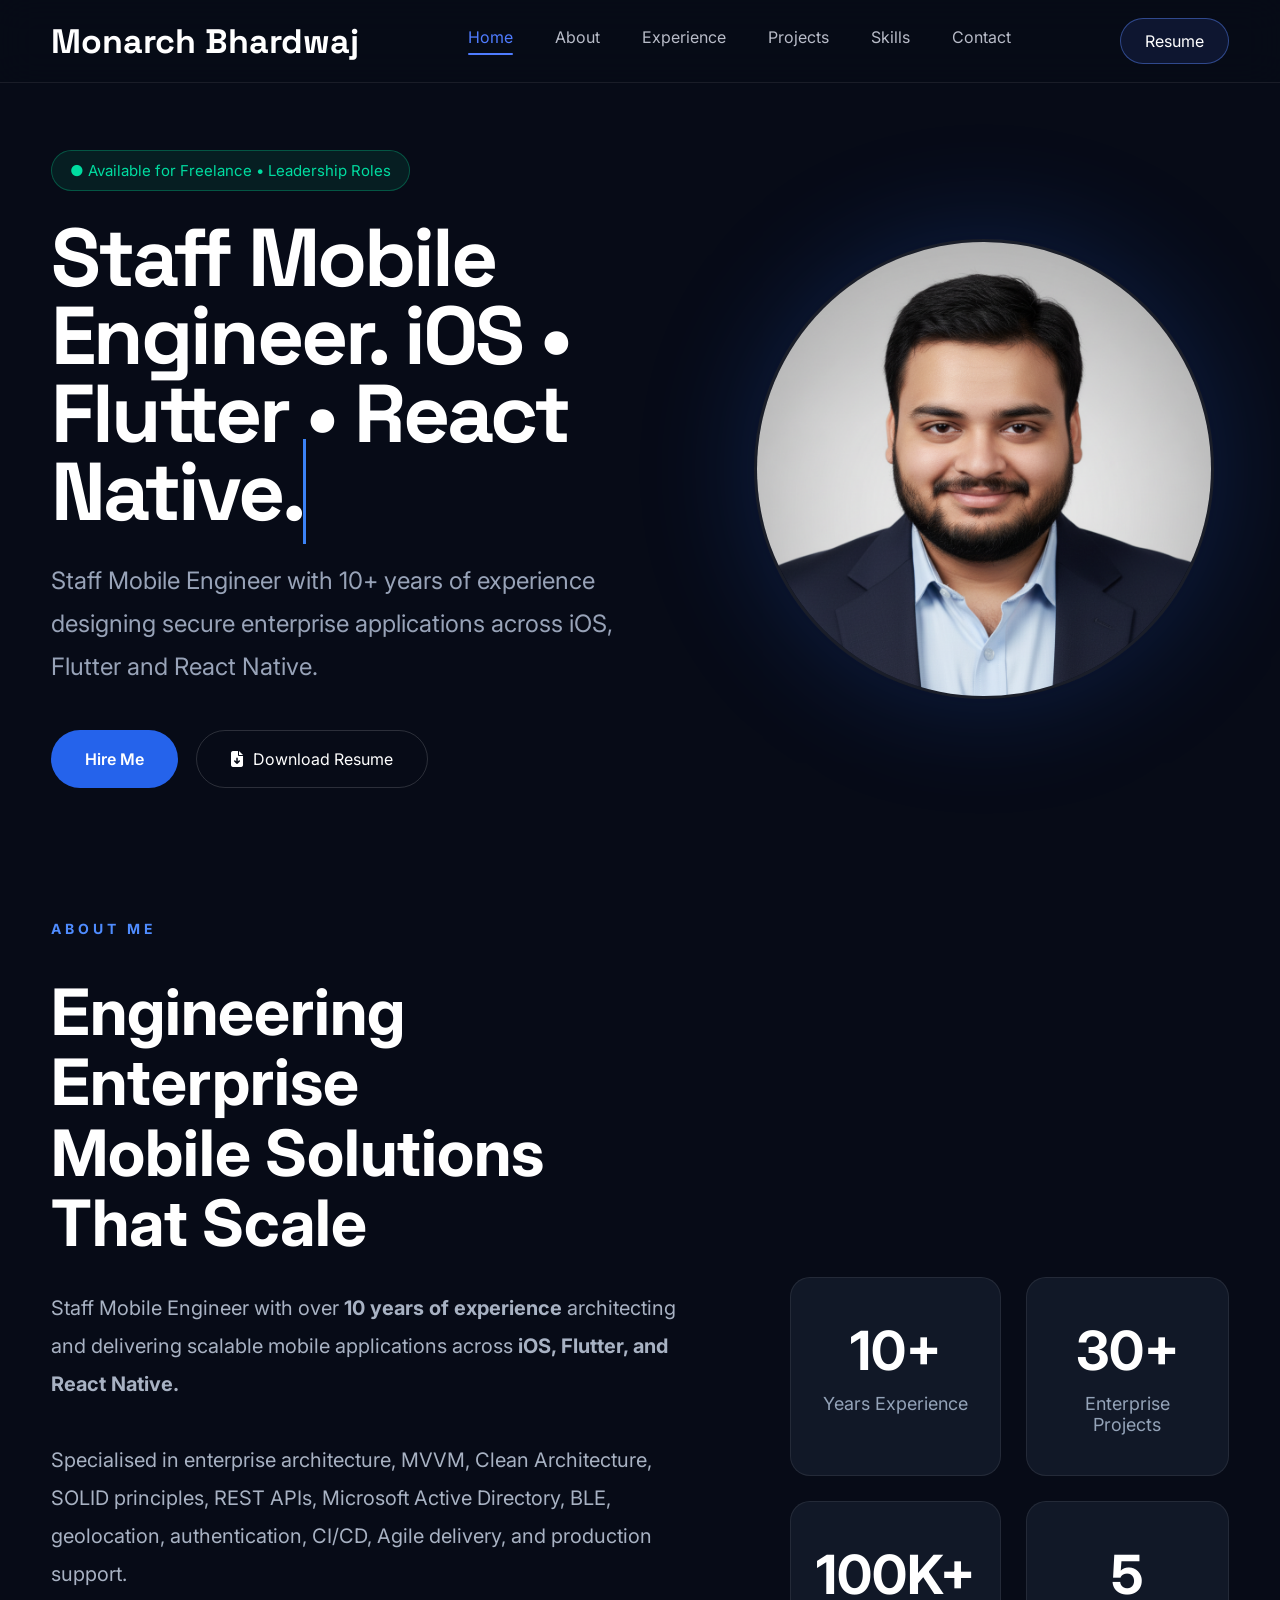
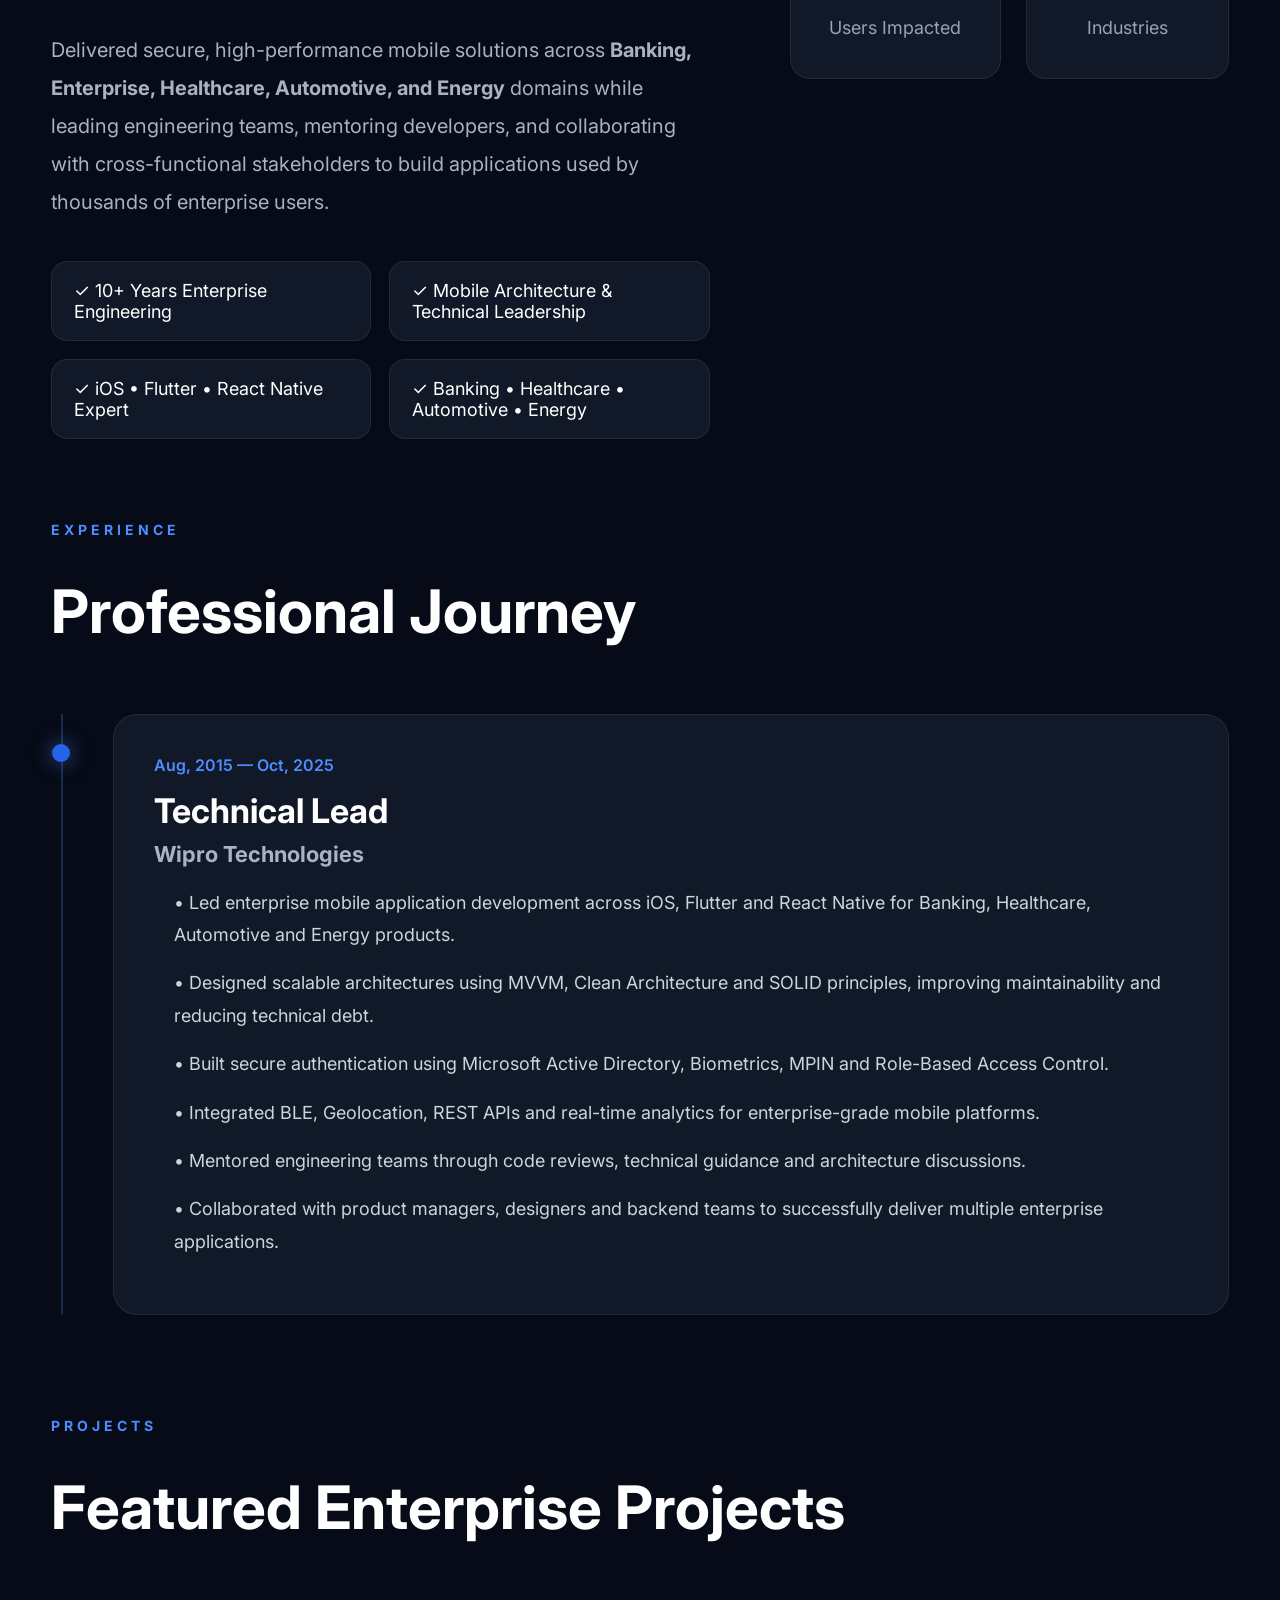
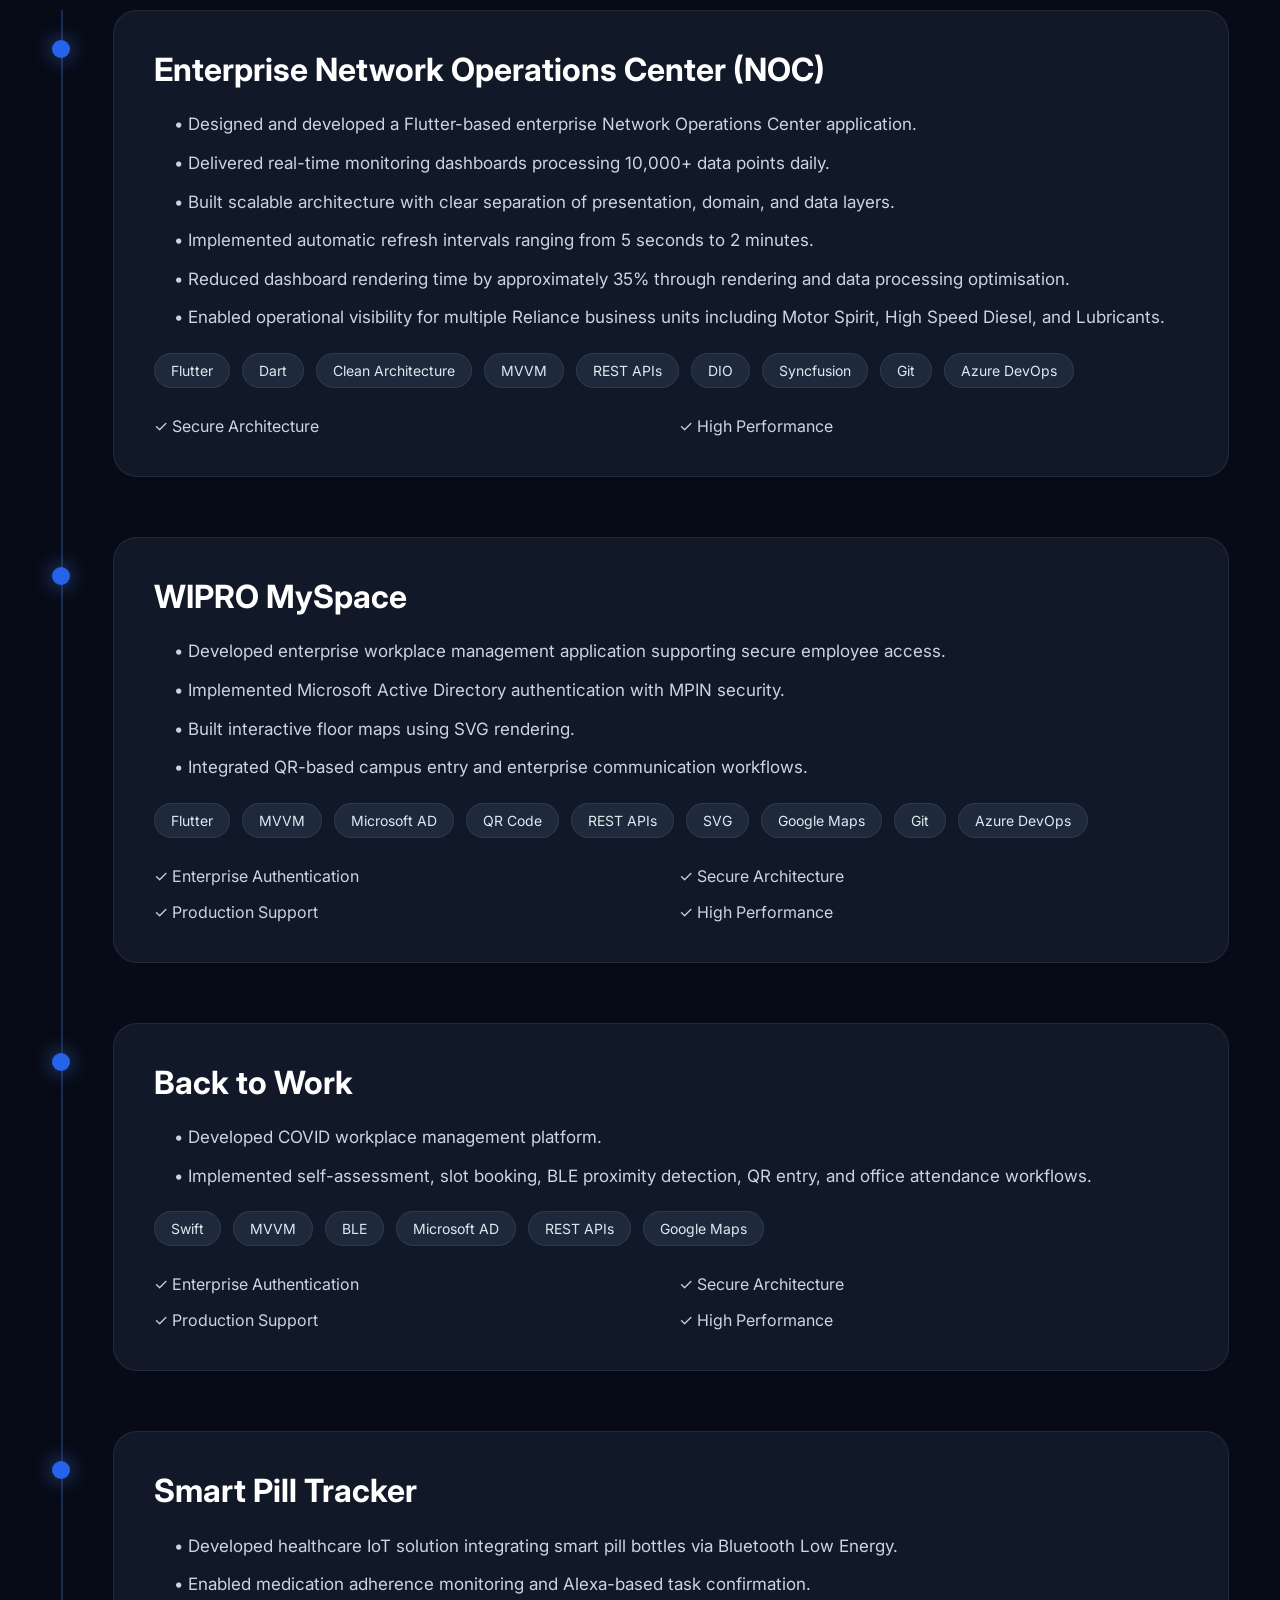
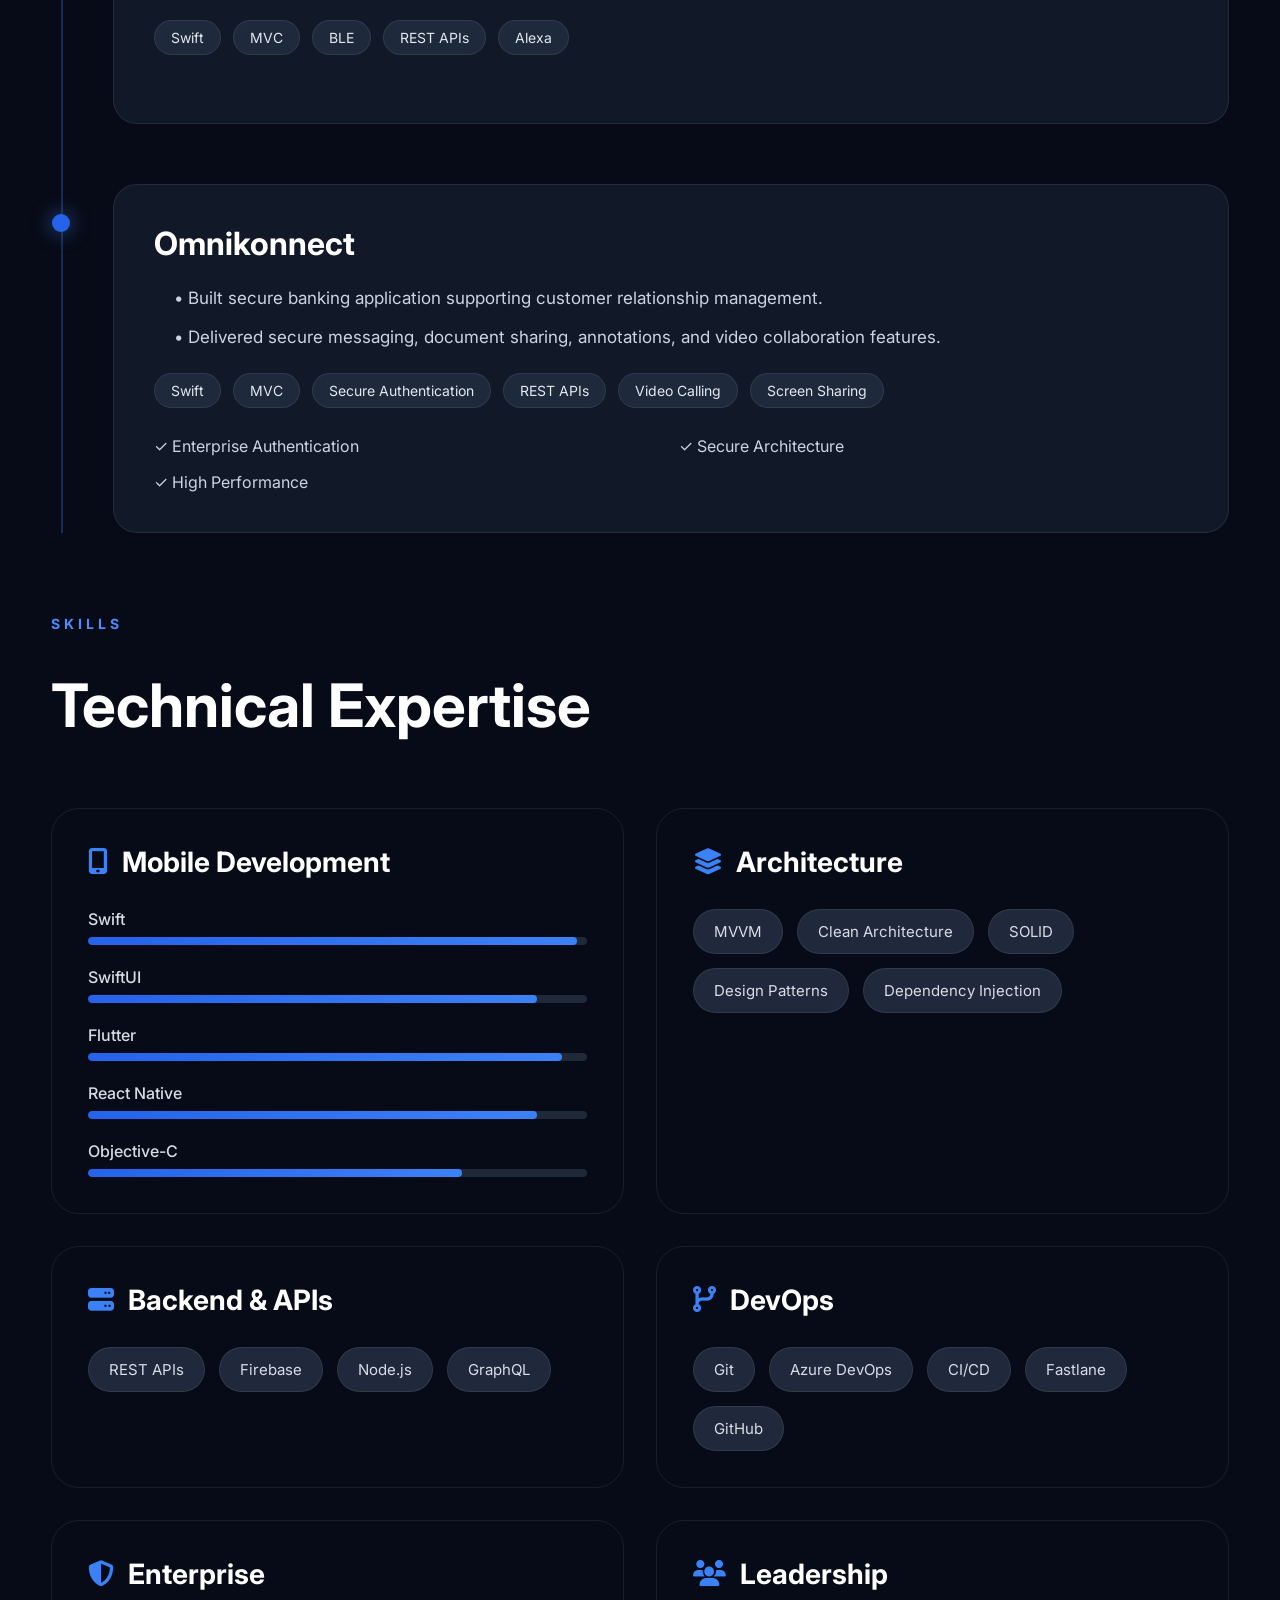
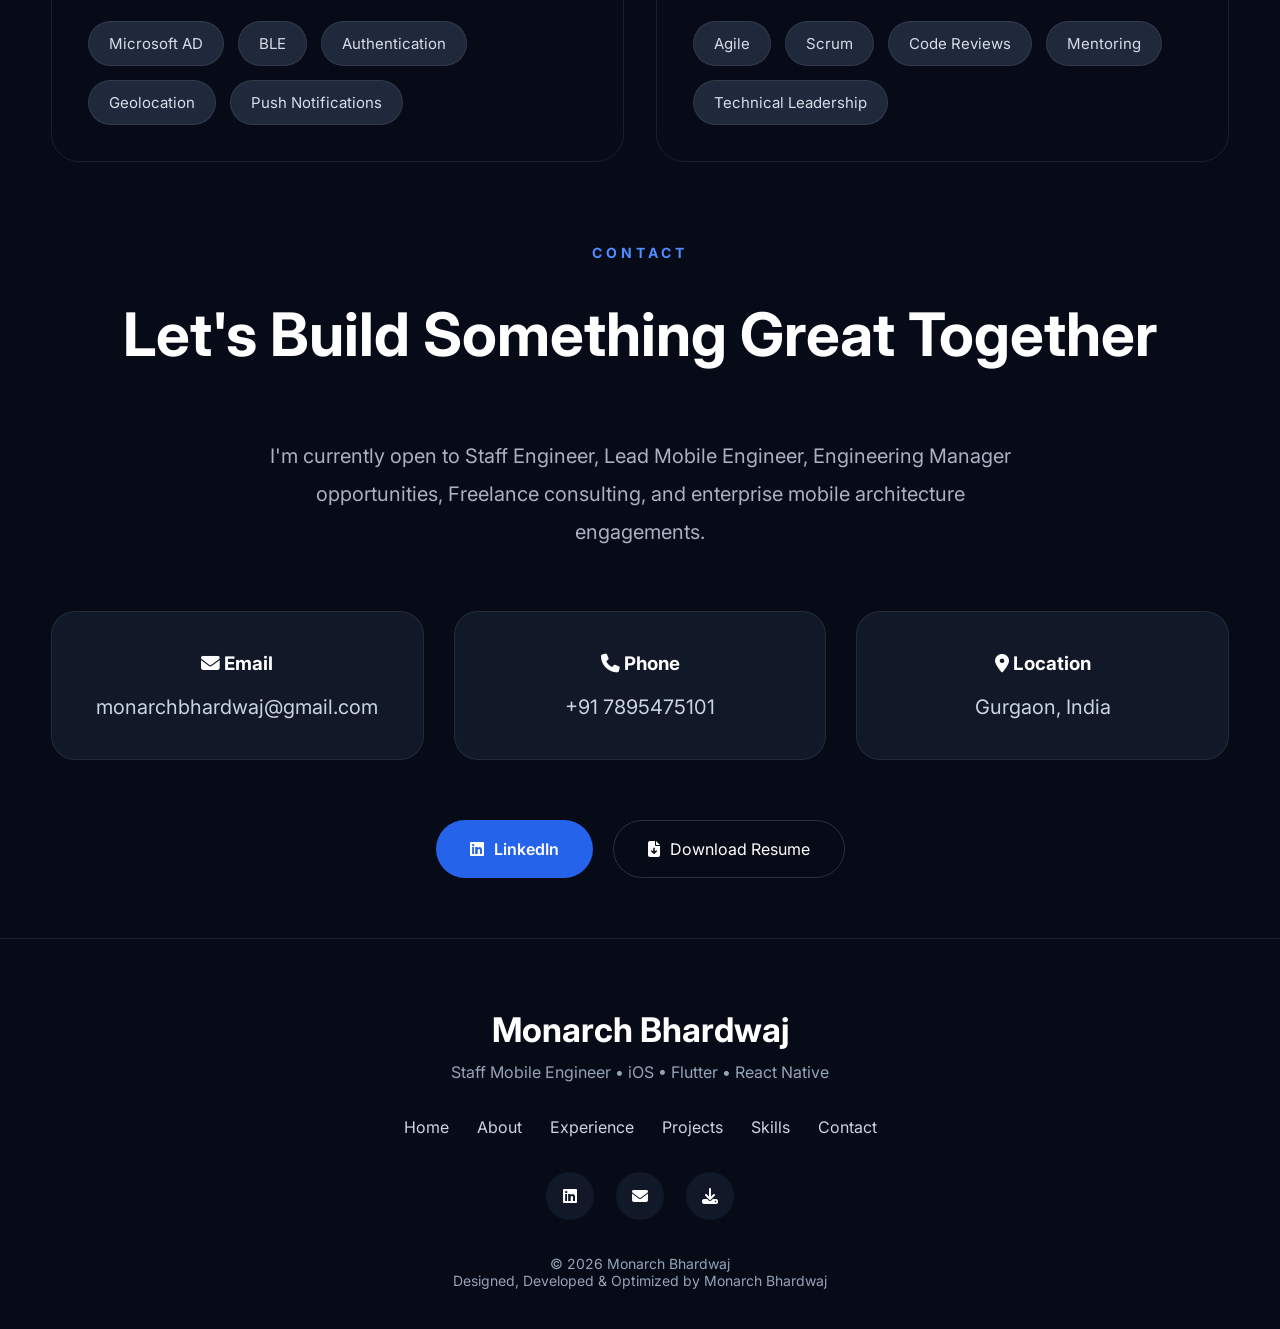
<file: index.html>
<!DOCTYPE html>
<html lang="en">
    <head>
        <!-- Google Analytics -->
        <script async src="https://www.googletagmanager.com/gtag/js?id=G-LFJBL6SZN7"></script>

        <script>
        window.dataLayer = window.dataLayer || [];

        function gtag(){
            dataLayer.push(arguments);
        }

        gtag('js', new Date());

        gtag('config', 'G-LFJBL6SZN7');
        </script>
        
        <!-- JSON-LD -->
        <script type="application/ld+json">
        {
          "@context": "https://schema.org",
          "@type": "Person",
          "name": "Monarch Bhardwaj",
          "url": "https://monarchbhardwaj.in/",
          "image": "https://monarchbhardwaj.in/assets/profile.png",
          "jobTitle": "Staff Mobile Engineer",
          "description": "Staff Mobile Engineer with 10+ years of experience building enterprise iOS, Flutter and React Native applications.",
          "email": "mailto:monarchbhardwaj@gmail.com",
          "telephone": "+91-7895475101",
          "address": {
            "@type": "PostalAddress",
            "addressLocality": "Gurgaon",
            "addressRegion": "Haryana",
            "addressCountry": "India"
          },
          "sameAs": [
            "https://www.linkedin.com/in/monarch-bhardwaj-355149a9",
            "https://github.com/Monarch78954"
          ],
          "knowsAbout": [
            "iOS",
            "Swift",
            "SwiftUI",
            "Flutter",
            "React Native",
            "Clean Architecture",
            "MVVM",
            "REST APIs",
            "Mobile Architecture",
            "Azure DevOps",
            "CI/CD"
          ],
          "worksFor": {
            "@type": "Organization",
            "name": "Open to Staff Mobile Engineer & Technical Leadership Opportunities"
          }
        }
        </script>
        
        <!-- Favicon -->
        <link rel="apple-touch-icon" sizes="180x180" href="assets/apple-touch-icon.png">
        <link rel="icon" type="image/png" sizes="32x32" href="assets/favicon-32x32.png">
        <link rel="icon" type="image/png" sizes="16x16" href="assets/favicon-16x16.png">
        <link rel="shortcut icon" href="assets/favicon.ico">
        <link rel="manifest" href="site.webmanifest">
            
        <link
            rel="stylesheet"
            href="https://cdnjs.cloudflare.com/ajax/libs/font-awesome/6.6.0/css/all.min.css">
            
            <meta charset="UTF-8">
                
                <meta name="viewport" content="width=device-width, initial-scale=1.0">
                    
                    <!-- <title>Monarch Bhardwaj | Staff Mobile Engineer</title>-->
                    <!-- Primary Meta Tags -->
                    <title>Monarch Bhardwaj | Staff Mobile Engineer | iOS • Flutter • React Native</title>
                                                                        
                            <meta name="title" content="Monarch Bhardwaj | Staff Mobile Engineer">
                                
                                <meta name="description"
                                    content="Staff Mobile Engineer with 10+ years of experience architecting enterprise mobile applications across iOS, Flutter and React Native. Specialised in Mobile Architecture, Swift, SwiftUI, REST APIs, Azure DevOps and Enterprise Mobility.">
                                    
                                    <meta name="keywords"
                                        content="Monarch Bhardwaj, Staff Mobile Engineer, Senior iOS Developer, Swift Developer, Flutter Developer, React Native Developer, Mobile Architect, Mobile App Developer India">
                                        
                                        <meta name="author"
                                            content="Monarch Bhardwaj">
                                            
                                            <meta name="robots"
                                                content="index, follow">
                                                
                                                <meta name="theme-color"
                                                    content="#0B1220">
                                                    
                                                    <meta name="language"
                                                        content="English">
                                                        
                                                        <link rel="canonical"
                                                            href="https://monarchbhardwaj.in/">
                                                            
                                                            <!-- Open Graph -->
                                                            <meta property="og:type"
                                                                content="website">
                                                                
                                                                <meta property="og:url"
                                                                    content="https://monarchbhardwaj.in/">
                                                                    
                                                                    <meta property="og:title"
                                                                        content="Monarch Bhardwaj | Staff Mobile Engineer">
                                                                        
                                                                        <meta property="og:description"
                                                                            content="10+ years of experience building secure enterprise mobile applications using iOS, Flutter and React Native.">
                                                                            
                                                                            <meta property="og:image"
                                                                                content="assets/preview.png">
                                                                                
                                                                                <meta property="og:site_name"
                                                                                    content="Monarch Bhardwaj Portfolio">
                                                                                    
                                                                                    <meta property="og:locale"
                                                                                        content="en_IN">
                                                                                        
                                                                                        <!-- Twitter Tags -->
                                                                                        <meta name="twitter:card" content="summary_large_image">
                                                                                        <meta name="twitter:title" content="Monarch Bhardwaj | Staff Mobile Engineer">
                                                                                        <meta name="twitter:description" content="10+ years of experience building enterprise mobile applications.">
                                                                                        <meta name="twitter:image" content="assets/preview.png">
                                                                                        
                                                                                        
                                                                                        <meta name="description"
                                                                                        content="Staff Mobile Engineer with 10+ years of experience building enterprise mobile applications."/>
                                                                                        
                                                                                        <link rel="preconnect"
                                                                                            href="https://fonts.googleapis.com">
                                                                                            
                                                                                            <link rel="preconnect"
                                                                                                href="https://fonts.gstatic.com"
                                                                                                crossorigin>
                                                                                                
                                                                                                <link
                                                                                                    href="https://fonts.googleapis.com/css2?family=Inter:wght@300;400;500;600;700&family=Space+Grotesk:wght@500;700&display=swap"
                                                                                                    rel="stylesheet">
                                                                                                    
                                                                                                    <link rel="stylesheet" href="style.css">
                                                                                                        <link rel="stylesheet" href="responsive.css">
                                                                                                            
                                                                                                        </head>
    
    <body>
        <!-- ================= SCROLL TO TOP ================= -->
        <button id="scrollTop">

        ↑

        </button>
        
        <!-- ================= PRELOADER ================= -->
        <div id="preloader">

            <div class="loader"></div>

        </div>
        <div id="progress-bar"></div>
        <!-- ================= NAVBAR ================= -->
        <header class="navbar">
            
            <div class="container">
                
                <a class="logo" href="#">
                    
                    Monarch Bhardwaj
                    
                </a>
                
                <nav class="nav-links">
                    
                    <ul>
                        
                        <li><a href="#home" class="nav-link active">Home</a></li>
                        
                        <li><a href="#about" class="nav-link">About</a></li>
                        
                        <li><a href="#experience" class="nav-link">Experience</a></li>
                        
                        <li><a href="#projects" class="nav-link">Projects</a></li>
                        
                        <li><a href="#skills" class="nav-link">Skills</a></li>
                        
                        <li><a href="#contact" class="nav-link">Contact</a></li>
                        
                    </ul>
                    
                </nav>
                
                <a
                    class="resume-btn"
                    onclick="gtag('event', 'resume_download');"
                    download
                    href="assets/Monarch_Bhardwaj_Staff_Mobile_Engineer.pdf">
                    
                    Resume
                    
                </a>
                
                <button class="menu-btn" id="menu-btn">
                    
                    <span></span>
                    <span></span>
                    <span></span>
                    
                </button>
                
            </div>
            
        </header>
        
        <main>
            
            <!-- ================= HERO ================= -->
            <section id="home" class="hero reveal">
                
                <div class="container hero-grid">
                    
                    <div class="hero-left">
                        
                        <div class="badge">
                            ● Available for Freelance • Leadership Roles
                        </div>
                        
                        <h1>

                        <span id="typing"></span>

                        </h1>
                        
                        <p>
                        
                        Staff Mobile Engineer with 10+ years of experience designing secure enterprise applications across iOS, Flutter and React Native.
                        
                        </p>
                        
                        <div class="hero-buttons">
                            
                            <a
                                href="#contact"
                                class="btn-primary">
                                Hire Me
                            </a>
                            
                            <a
                                href="assets/Monarch_Bhardwaj_Staff_Mobile_Engineer.pdf"
                                target="_blank"
                                rel="noopener noreferrer"
                                onclick="gtag('event', 'resume_download');"
                                download
                                class="btn-secondary">
                                
                                <i class="fa-solid fa-file-arrow-down"></i>
                                Download Resume
                            </a>
                            
                        </div>
                        
                    </div>
                    
                    <div class="hero-right">
                        
                        <a
                            href="https://www.linkedin.com/in/monarch-bhardwaj-355149a9/"
                            target="_blank"
                            rel="noopener noreferrer">
                            
                            <img src="assets/profile.png" alt="Monarch Bhardwaj">
                                
                        </a>
                        
                    </div>
                    
                </div>
                
            </section>
            
            <!-- ================= ABOUT ================= -->
            <section id="about" class="about reveal">
                
                <div class="container about-container">
                    
                    <div class="about-left">
                        
                        <span class="section-tag">
                            ABOUT ME
                        </span>
                        
                        <h2 class="section-title">
                            Engineering Enterprise
                            <br>
                            Mobile Solutions
                            <br>
                            That Scale
                        </h2>
                        
                        <p class="about-description">
                        
                        Staff Mobile Engineer with over <strong>10 years of experience</strong>
                        architecting and delivering scalable mobile applications across
                        <strong>iOS, Flutter, and React Native.</strong>
                        
                        <br><br>
                        
                        Specialised in enterprise architecture, MVVM, Clean Architecture,
                        SOLID principles, REST APIs, Microsoft Active Directory,
                        BLE, geolocation, authentication, CI/CD, Agile delivery,
                        and production support.
                        
                        <br><br>
                        
                        Delivered secure, high-performance mobile solutions across
                        <strong>Banking, Enterprise, Healthcare, Automotive, and Energy</strong>
                        domains while leading engineering teams, mentoring developers,
                        and collaborating with cross-functional stakeholders to build
                        applications used by thousands of enterprise users.
                        
                        </p>
                        
                        <div class="about-highlights">
                            
                            <div class="feature">
                                ✓ 10+ Years Enterprise Engineering
                            </div>
                            
                            <div class="feature">
                                ✓ Mobile Architecture & Technical Leadership
                            </div>
                            
                            <div class="feature">
                                ✓ iOS • Flutter • React Native Expert
                            </div>
                            
                            <div class="feature">
                                ✓ Banking • Healthcare • Automotive • Energy
                            </div>
                            
                        </div>
                        
                    </div>
                    
                    <div class="about-right">
                        
                        <div class="info-card">
                            
                            <h3 class="counter" data-target="10">0</h3>
                            
                            <span>Years Experience</span>
                            
                        </div>
                        
                        <div class="info-card">
                            
                            <h3 class="counter" data-target="30">0</h3>
                            
                            <span>Enterprise Projects</span>
                            
                        </div>
                        
                        <div class="info-card">
                            
                            <h3 class="counter" data-target="100">0</h3>
                            
                            <span>Users Impacted</span>
                            
                        </div>
                        
                        <div class="info-card">
                            
                            <h3 class="counter" data-target="5">0</h3>
                            
                            <span>Industries</span>
                            
                        </div>
                        
                    </div>
                    
                </div>
                
            </section>
            
            <!-- ================= EXPERIENCE ================= -->
            <section id="experience" class="experience reveal">
                
                <div class="container">
                    
                    <span class="section-tag">
                        EXPERIENCE
                    </span>
                    
                    <h2 class="section-title">
                        Professional Journey
                    </h2>
                    
                    <div class="timeline">
                        
                        <!-- Wipro -->
                        
                        <div class="timeline-item">
                            
                            <div class="timeline-dot"></div>
                            
                            <div class="timeline-card">
                                
                                <span class="timeline-date">
                                    Aug, 2015 — Oct, 2025
                                </span>
                                
                                <h3>
                                    Technical Lead
                                </h3>
                                
                                <h4>
                                    Wipro Technologies
                                </h4>
                                
                                <ul>
                                    
                                    <li>• Led enterprise mobile application development across iOS, Flutter and React Native for Banking, Healthcare, Automotive and Energy products.</li>
                                    
                                    <li>• Designed scalable architectures using MVVM, Clean Architecture and SOLID principles, improving maintainability and reducing technical debt.</li>
                                    
                                    <li>• Built secure authentication using Microsoft Active Directory, Biometrics, MPIN and Role-Based Access Control.</li>
                                    
                                    <li>• Integrated BLE, Geolocation, REST APIs and real-time analytics for enterprise-grade mobile platforms.</li>
                                    
                                    <li>• Mentored engineering teams through code reviews, technical guidance and architecture discussions.</li>
                                    
                                    <li>• Collaborated with product managers, designers and backend teams to successfully deliver multiple enterprise applications.</li>
                                    
                                </ul>
                                
                            </div>
                            
                        </div>
                        
                    </div>
                    
                </div>
                
            </section>
            
            <!-- ================= PROJECTS ================= -->
            <section id="projects" class="projects reveal">
                
                <div class="container">
                    
                    <span class="section-tag">PROJECTS</span>
                    
                    <h2 class="section-title">
                        Featured Enterprise Projects
                    </h2>
                    
                    <div class="project-timeline">
                        
                        <!-- Project Card 1 -->
                        <div class="project-item">
                            <div class="project-dot"></div>
                            <div class="project-card">
                                
                                <h3>
                                    Enterprise Network Operations Center (NOC)
                                </h3>
                                
                                <ul>
                                    <li>• Designed and developed a Flutter-based enterprise Network Operations Center application.</li>
                                    <li>• Delivered real-time monitoring dashboards processing 10,000+ data points daily.</li>
                                    <li>• Built scalable architecture with clear separation of presentation, domain, and data layers.</li>
                                    <li>• Implemented automatic refresh intervals ranging from 5 seconds to 2 minutes.</li>
                                    <li>• Reduced dashboard rendering time by approximately 35% through rendering and data processing
                                        optimisation.</li>
                                    <li>• Enabled operational visibility for multiple Reliance business units including Motor Spirit, High Speed
                                        Diesel, and Lubricants.</li>
                                </ul>
                                
                                <div class="tech-stack">
                                    
                                    <span>Flutter</span>
                                    
                                    <span>Dart</span>
                                    
                                    <span>Clean Architecture</span>
                                    
                                    <span>MVVM</span>
                                    
                                    <span>REST APIs</span>
                                    
                                    <span>DIO</span>
                                    
                                    <span>Syncfusion</span>
                                    
                                    <span>Git</span>
                                    
                                    <span>Azure DevOps</span>
                                    
                                </div>
                                
                                <div class="project-features">
                                    
                                    <div>✓ Secure Architecture</div>
                                    
                                    <div>✓ High Performance</div>
                                    
                                </div>
                                
                            </div>
                        </div>
                        
                        <!-- Project Card 2 -->
                        <div class="project-item">
                            <div class="project-dot"></div>
                            <div class="project-card">
                                
                                <h3>
                                    WIPRO MySpace
                                </h3>
                                
                                <ul>
                                    <li>• Developed enterprise workplace management application supporting secure employee access.</li>
                                    <li>• Implemented Microsoft Active Directory authentication with MPIN security.</li>
                                    <li>• Built interactive floor maps using SVG rendering.</li>
                                    <li>• Integrated QR-based campus entry and enterprise communication workflows.</li>
                                </ul>
                                
                                <div class="tech-stack">
                                    
                                    <span>Flutter</span>
                                    
                                    <span>MVVM</span>
                                    
                                    <span>Microsoft AD</span>
                                    
                                    <span>QR Code</span>
                                    
                                    <span>REST APIs</span>
                                    
                                    <span>SVG</span>
                                    
                                    <span>Google Maps</span>
                                    
                                    <span>Git</span>
                                    
                                    <span>Azure DevOps</span>
                                </div>
                                
                                <div class="project-features">
                                    
                                    <div>✓ Enterprise Authentication</div>
                                    
                                    <div>✓ Secure Architecture</div>
                                    
                                    <div>✓ Production Support</div>
                                    
                                    <div>✓ High Performance</div>
                                    
                                </div>
                                
                            </div>
                        </div>
                        
                        <!-- Project Card 3 -->
                        <div class="project-item">
                            <div class="project-dot"></div>
                            <div class="project-card">
                                
                                <h3>
                                    Back to Work
                                </h3>
                                
                                <ul>
                                    <li>• Developed COVID workplace management platform.</li>
                                    <li>• Implemented self-assessment, slot booking, BLE proximity detection, QR entry, and office attendance
                                        workflows.</li>
                                </ul>
                                
                                <div class="tech-stack">
                                    
                                    <span>Swift</span>
                                    
                                    <span>MVVM</span>
                                    
                                    <span>BLE</span>
                                    
                                    <span>Microsoft AD</span>
                                    
                                    <span>REST APIs</span>
                                    
                                    <span>Google Maps</span>
                                    
                                </div>
                                
                                <div class="project-features">
                                    
                                    <div>✓ Enterprise Authentication</div>
                                    
                                    <div>✓ Secure Architecture</div>
                                    
                                    <div>✓ Production Support</div>
                                    
                                    <div>✓ High Performance</div>
                                    
                                </div>
                                
                            </div>
                        </div>
                        
                        <!-- Project Card 4 -->
                        <div class="project-item">
                            <div class="project-dot"></div>
                            <div class="project-card">
                                <h3>
                                    Smart Pill Tracker
                                </h3>
                                
                                <ul>
                                    <li>• Developed healthcare IoT solution integrating smart pill bottles via Bluetooth Low Energy.</li>
                                    <li>• Enabled medication adherence monitoring and Alexa-based task confirmation.</li>
                                </ul>
                                
                                <div class="tech-stack">
                                    
                                    <span>Swift</span>
                                    
                                    <span>MVC</span>
                                    
                                    <span>BLE</span>
                                    
                                    <span>REST APIs</span>
                                    
                                    <span>Alexa</span>
                                    
                                </div>
                                
                            </div>
                        </div>
                        
                        <!-- Project Card 5 -->
                        <div class="project-item">
                            <div class="project-dot"></div>
                            <div class="project-card">
                                <h3>
                                    Omnikonnect
                                </h3>
                                
                                <ul>
                                    <li>• Built secure banking application supporting customer relationship management.</li>
                                    <li>• Delivered secure messaging, document sharing, annotations, and video collaboration features.</li>
                                </ul>
                                
                                <div class="tech-stack">
                                    
                                    <span>Swift</span>
                                    
                                    <span>MVC</span>
                                    
                                    <span>Secure Authentication</span>
                                    
                                    <span>REST APIs</span>
                                    
                                    <span>Video Calling</span>
                                    
                                    <span>Screen Sharing</span>
                                    
                                </div>
                                
                                <div class="project-features">
                                    
                                    <div>✓ Enterprise Authentication</div>
                                    
                                    <div>✓ Secure Architecture</div>
                                    
                                    <div>✓ High Performance</div>
                                    
                                </div>
                                
                            </div>
                        </div>
                        
                    </div>
                    
                </div>
                
            </section>
            
            <!-- ================= SKILLS ================= -->
            <section id="skills" class="skills reveal">
                
                <div class="container">
                    
                    <span class="section-tag">
                        SKILLS
                    </span>
                    
                    <h2 class="section-title">
                        Technical Expertise
                    </h2>
                    
                    <div class="skills-grid">
                        
                        <!-- Card 1 -->
                        <div class="skill-card">
                            
                            <h3>
                                <i class="fa-solid fa-mobile-screen-button"></i>
                                Mobile Development
                            </h3>
                            
                            <div class="skill-list">
                                
                                <div class="skill-item">
                                    <span>Swift</span>
                                    <div class="skill-bar">
                                        <div class="skill-progress" data-width="98"></div>
                                    </div>
                                </div>
                                
                                <div class="skill-item">
                                    <span>SwiftUI</span>
                                    <div class="skill-bar">
                                        <div class="skill-progress" data-width="90"></div>
                                    </div>
                                </div>
                                
                                <div class="skill-item">
                                    <span>Flutter</span>
                                    <div class="skill-bar">
                                        <div class="skill-progress" data-width="95"></div>
                                    </div>
                                </div>
                                
                                <div class="skill-item">
                                    <span>React Native</span>
                                    <div class="skill-bar">
                                        <div class="skill-progress" data-width="90"></div>
                                    </div>
                                </div>
                                
                                <div class="skill-item">
                                    <span>Objective-C</span>
                                    <div class="skill-bar">
                                        <div class="skill-progress" data-width="75"></div>
                                    </div>
                                </div>
                                
                            </div>
                            
                        </div>
                        
                        <!-- Card 2 -->
                        <div class="skill-card">
                            
                            <h3>
                                <i class="fa-solid fa-layer-group"></i>
                                Architecture
                            </h3>
                            
                            <div class="skill-tags">
                                
                                <span>MVVM</span>
                                <span>Clean Architecture</span>
                                <span>SOLID</span>
                                <span>Design Patterns</span>
                                <span>Dependency Injection</span>
                                
                            </div>
                            
                        </div>
                        
                        <!-- Card 3 -->
                        <div class="skill-card">
                            
                            <h3>
                                <i class="fa-solid fa-server"></i>
                                Backend & APIs
                            </h3>
                            
                            <div class="skill-tags">
                                
                                <span>REST APIs</span>
                                <span>Firebase</span>
                                <span>Node.js</span>
                                <span>GraphQL</span>
                                
                            </div>
                            
                        </div>
                        
                        <!-- Card 4 -->
                        <div class="skill-card">
                            
                            <h3>
                                <i class="fa-solid fa-code-branch"></i>
                                DevOps
                            </h3>
                            
                            <div class="skill-tags">
                                
                                <span>Git</span>
                                <span>Azure DevOps</span>
                                <span>CI/CD</span>
                                <span>Fastlane</span>
                                <span>GitHub</span>
                                
                            </div>
                            
                        </div>
                        
                        <!-- Card 5 -->
                        <div class="skill-card">
                            
                            <h3>
                                <i class="fa-solid fa-shield-halved"></i>
                                Enterprise
                            </h3>
                            
                            <div class="skill-tags">
                                
                                <span>Microsoft AD</span>
                                <span>BLE</span>
                                <span>Authentication</span>
                                <span>Geolocation</span>
                                <span>Push Notifications</span>
                                
                            </div>
                            
                        </div>
                        
                        <!-- Card 6 -->
                        <div class="skill-card">
                            
                            <h3>
                                <i class="fa-solid fa-users"></i>
                                Leadership
                            </h3>
                            
                            <div class="skill-tags">
                                
                                <span>Agile</span>
                                <span>Scrum</span>
                                <span>Code Reviews</span>
                                <span>Mentoring</span>
                                <span>Technical Leadership</span>
                                
                            </div>
                            
                        </div>
                        
                    </div>
                    
                </div>
                
            </section>
            
            <!-- ================= CONTACT ================= -->
            <section id="contact" class="contact reveal">
                
                <div class="container">
                    
                    <span class="section-tag">
                        CONTACT
                    </span>
                    
                    <h2 class="section-title">
                        Let's Build Something Great Together
                    </h2>
                    
                    <p class="contact-text">
                    
                    I'm currently open to Staff Engineer, Lead Mobile Engineer,
                    Engineering Manager opportunities, Freelance consulting,
                    and enterprise mobile architecture engagements.
                    
                    </p>
                    
                    <div class="contact-grid">
                        
                        <div class="contact-card">
                            
                            <h3>
                                <i class="fa-solid fa-envelope"></i> Email
                            </h3>
                            
                            <a href="mailto:monarchbhardwaj@gmail.com">
                                monarchbhardwaj@gmail.com
                            </a>
                            
                        </div>
                        
                        <div class="contact-card">
                            
                            <h3>
                                <i class="fa-solid fa-phone"></i> Phone
                            </h3>
                            
                            <a href="tel:+917895475101">
                                +91 7895475101
                            </a>
                            
                        </div>
                        
                        <div class="contact-card">
                            
                            <h3>
                                <i class="fa-solid fa-location-dot"></i> Location
                            </h3>
                            
                            <span>
                                Gurgaon, India
                            </span>
                            
                        </div>
                        
                    </div>
                    
                    <div class="contact-buttons">
                        
                        <a
                            href="https://www.linkedin.com/in/monarch-bhardwaj-355149a9/"
                            target="_blank"
                            rel="noopener noreferrer"
                            onclick="gtag('event', 'linkedin_click');"
                            class="btn-primary">
                            
                            <i class="fa-brands fa-linkedin"></i>
                            LinkedIn
                            
                        </a>
                        
                        <a
                            href="assets/Monarch_Bhardwaj_Staff_Mobile_Engineer.pdf"
                            target="_blank"
                            rel="noopener noreferrer"
                            download
                            onclick="gtag('event', 'resume_download');"
                            class="btn-secondary">
                            
                            <i class="fa-solid fa-file-arrow-down"></i>
                            Download Resume
                            
                        </a>
                        
                    </div>
                    
                </div>
                
            </section>
            
            <!-- ================= FOOTER ================= -->
            <footer class="footer reveal">
                
                <div class="container">
                    
                    <h2>Monarch Bhardwaj</h2>
                    
                    <p>
                    Staff Mobile Engineer • iOS • Flutter • React Native
                    </p>
                    
                    <div class="footer-links">
                        
                        <a href="#home">Home</a>
                        
                        <a href="#about">About</a>
                        
                        <a href="#experience">Experience</a>
                        
                        <a href="#projects">Projects</a>
                        
                        <a href="#skills">Skills</a>
                        
                        <a href="#contact">Contact</a>
                        
                    </div>
                    
                    <div class="footer-social">
                        
                        <a
                            href="https://www.linkedin.com/in/monarch-bhardwaj-355149a9/"
                            target="_blank"
                            rel="noopener noreferrer"
                            onclick="gtag('event', 'linkedIn');">
                            <i class="fa-brands fa-linkedin"></i>
                        </a>
                        
                        <a
                            href="mailto:monarchbhardwaj@gmail.com"
                            onclick="gtag('event', 'email');">
                            <i class="fa-solid fa-envelope"></i>
                        </a>
                        
                        <a
                            href="assets/Monarch_Bhardwaj_Staff_Mobile_Engineer.pdf"
                            target="_blank"
                            rel="noopener noreferrer"
                            download
                            onclick="gtag('event', 'resume_download');">
                            <i class="fa-solid fa-download"></i>
                        </a>
                        
                    </div>
                    
                    <p class="copyright">
                    © <span id="year"></span> Monarch Bhardwaj
                    <br>
                    Designed, Developed & Optimized by Monarch Bhardwaj
                    </p>
                    
                </div>
                
            </footer>
            
        </main>
        
        <script src="script.js"></script>
        
    </body>
    
</html>
</file>
<file: style.css>
/* ===========================
 RESET
 =========================== */
*{
    margin:0;
    padding:0;
    box-sizing:border-box;
}

html{
    scroll-behavior:smooth;
}

body{
    
    font-family:'Inter',sans-serif;
    
    background:#070b17;
    
    color:#fff;
    
    overflow-x:hidden;
    
}

img{
    max-width:100%;
    display:block;
}

a{
    text-decoration:none;
}

ul{
    list-style:none;
}

html {
    scroll-behavior: smooth;
}

#home,
#about,
#experience,
#projects,
#skills,
#contact {
    scroll-margin-top: 100px;
}

/* ===========================
 CONTAINER
 =========================== */
.container{
    
    width:min(1180px,92%);
    
    margin:auto;
    
}

/*====================================
 REVEAL ANIMATION
 ====================================*/
.reveal{
    
    opacity:0;
    
    transform:translateY(60px);
    
    transition:
    opacity .9s ease,
    transform .9s ease;
    
}

.reveal.active{
    
    opacity:1;
    
    transform:translateY(0);
    
}

/*====================================
 SCROLL PROGRESS BAR
 ====================================*/
#progress-bar{
    
    position:fixed;
    
    top:0;
    
    left:0;
    
    width:0;
    
    height:4px;
    
    z-index:9999;
    
    background:linear-gradient(
    90deg,
    #2563EB,
    #60A5FA
    );
    
    box-shadow:0 0 12px rgba(37,99,235,.5);
    
}

/*====================================
 PRE LOADER
 ====================================*/
#preloader{

    position:fixed;

    inset:0;

    background:#0B1220;

    display:flex;

    justify-content:center;

    align-items:center;

    z-index:99999;

    transition:.5s;
}

#preloader.hide{

    opacity:0;

    visibility:hidden;
}

.loader{

    width:70px;

    height:70px;

    border:5px solid rgba(255,255,255,.15);

    border-top:5px solid #3B82F6;

    border-radius:50%;

    animation:spin 1s linear infinite;
}

@keyframes spin{

    to{

        transform:rotate(360deg);

    }

}

/* ===========================
 SCROLL TO TOP
 =========================== */
#scrollTop{

    position:fixed;

    bottom:30px;

    right:30px;

    width:52px;

    height:52px;

    border:none;

    border-radius:50%;

    background:#2563EB;

    color:white;

    font-size:22px;

    cursor:pointer;

    display:none;

    z-index:1000;

    transition:.3s;

    box-shadow:0 10px 30px rgba(37,99,235,.35);

}

#scrollTop:hover{

    transform:translateY(-4px);

}

/* ===========================
 NAVBAR
 =========================== */
.navbar{
    
    position:fixed;
    
    top:0;
    
    left:0;
    
    width:100%;
    
    z-index:999;
    
    backdrop-filter:blur(18px);
    
    background:rgba(7,11,23,.82);
    
    border-bottom:1px solid rgba(255,255,255,.08);
    
}

.navbar .container{
    
    height:82px;
    
    display:flex;
    
    align-items:center;
    
    justify-content:space-between;
    
}

.logo{
    
    font-size:34px;
    
    font-weight:700;
    
    color:white;
    
    font-family:'Space Grotesk',sans-serif;
    
}

nav ul{
    
    display:flex;
    
    gap:42px;
    
}

nav a{
    
    color:#c8d0df;
    
    transition:.3s;
    
    font-size:16px;
    
}

nav a:hover{
    
    color:white;
    
}

.resume-btn{
    
    color:white;
    
    padding:12px 24px;
    
    border-radius:999px;
    
    border:1px solid rgba(90,135,255,.45);
    
    background:#0e1630;
    
    transition:.3s;
    
}

.resume-btn:hover{
    
    background:#1d4ed8;
    
}

.nav-link{
    
    color:#B8BCC8;
    
    transition:.3s;
    
}

.nav-link:hover{
    
    color:#FFFFFF;
    
}

.nav-link.active{
    
    color:#4F7CFF;
    
}

.nav-link.active::after{
    
    content:"";
    
    display:block;
    
    width:100%;
    
    height:2px;
    
    background:#4F7CFF;
    
    margin-top:6px;
    
    border-radius:2px;
    
}

/*=========================
 MOBILE MENU
 =========================*/
.menu-btn{
    
    display:none;
    
    flex-direction:column;
    
    justify-content:center;
    
    gap:6px;
    
    width:42px;
    
    height:42px;
    
    background:none;
    
    border:none;
    
    cursor:pointer;
    
}

.menu-btn span{
    
    width:28px;
    
    height:3px;
    
    border-radius:20px;
    
    background:white;
    
    transition:.35s;
    
}

@media(max-width:992px){
    .nav-links{
        
        position:fixed;
        
        top:82px;
        
        right:-100%;
        
        width:280px;
        
        height:calc(100vh - 82px);
        
        background:#0B1220;
        
        transition:.35s;
        
        border-left:1px solid rgba(255,255,255,.08);
        
        padding:40px;
        
    }
    
    .nav-links ul{
        
        display:flex;
        
        flex-direction:column;
        
        gap:28px;
        
    }
    
    .nav-links.active{
        
        right:0;
        
    }
    
    .resume-btn{
        
        display:none;
        
    }
    
    .menu-btn{
        
        display:flex;
        
    }
}

@media (max-width: 768px) {
    .nav-links{
        
        position:fixed;
        
        top:82px;
        
        right:-100%;
        
        width:280px;
        
        height:calc(100vh - 82px);
        
        background:#0B1220;
        
        transition:.35s;
        
        border-left:1px solid rgba(255,255,255,.08);
        
        padding:40px;
        
    }
    
    .nav-links ul{
        
        display:flex;
        
        flex-direction:column;
        
        gap:28px;
        
    }
    
    .nav-links.active{
        
        right:0;
        
    }
    
    .resume-btn{
        
        display:none;
        
    }
    
    .menu-btn{
        
        display:flex;
        
    }
}

/* ===========================
 MAIN
 =========================== */
main{
    
    padding-top:60px;
    
}

/* ===========================
 HERO
 =========================== */
#typing{
    border-right:3px solid #3B82F6;
}

.typing{
    animation: blink .8s infinite;
}

@keyframes blink{

    50%{

        border-color:transparent;

    }

}

.hero{
    
    min-height:calc(100vh - 82px);
    
    display:flex;
    
    padding:20px 0;
    
    align-items:center;
    
}

.hero-grid{
    
    display:grid;
    
    grid-template-columns:1.1fr .9fr;
    
    align-items:center;
    
    gap:90px;
    
}

.hero-left{
    
    display:flex;
    
    flex-direction:column;
    
}

.badge{
    
    display:inline-flex;
    
    align-items:center;
    
    width:max-content;
    
    padding:10px 18px;
    
    border-radius:999px;
    
    background:rgba(0,255,170,.08);
    
    border:1px solid rgba(0,255,170,.25);
    
    color:#00dca0;
    
    font-size:15px;
    
    margin-bottom:28px;
    
}

.hero-left h1{
    
    font-size:82px;
    
    line-height:0.95;
    
    font-weight:700;
    
    letter-spacing:-3px;
    
    font-family:'Space Grotesk',sans-serif;
    
    margin-bottom:28px;
    
}

.hero-left p{
    
    color:#98a3b8;
    
    font-size:24px;
    
    line-height:1.8;
    
    max-width:650px;
    
    margin-bottom:42px;
    
}

.hero-buttons{
    
    display:flex;
    
    gap:18px;
    
}

.btn-primary{
    
    padding:18px 34px;
    
    background:#2563eb;
    
    color:white;
    
    border-radius:999px;
    
    font-weight:600;
    
}

.btn-secondary{
    
    padding:18px 34px;
    
    border-radius:999px;
    
    border:1px solid rgba(255,255,255,.15);
    
    color:white;
    
}

.hero-right{
    
    display:flex;
    
    justify-content:center;
    
    transition:.35s;
    
}

.hero-right img{
    
    width:460px;
    
    aspect-ratio:1;
    
    border-radius:50%;
    
    object-fit:cover;
    
    border:3px solid rgba(255,255,255,.08);
    
    box-shadow:
    
    0 0 120px rgba(37,99,235,.22);
    
}

.hero-right:hover img{

    transform:scale(1.02);

}

/* ===========================
 ABOUT
 =========================== */
.about{
    padding:40px 0;
}

.about-container{
    display:grid;
    grid-template-columns:1.2fr 0.8fr;
    gap:80px;
    align-items:center;
}

.section-tag{
    display:inline-block;
    color:#4F8CFF;
    font-size:14px;
    letter-spacing:4px;
    font-weight:700;
    margin-bottom:20px;
}

.about-left h2{
    font-size:64px;
    line-height:1.1;
    margin-bottom:30px;
}

.about-left p{
    color:#A8B2C3;
    font-size:20px;
    line-height:1.9;
    max-width:700px;
    margin-bottom:40px;
}

.about-highlights{
    display:grid;
    grid-template-columns:repeat(2,1fr);
    gap:18px;
}

.about-highlights div{
    background:#111827;
    border:1px solid rgba(255,255,255,.08);
    border-radius:16px;
    padding:18px 22px;
    font-size:18px;
    color:white;
}

.about-right{
    display:grid;
    grid-template-columns:repeat(2,1fr);
    gap:25px;
}

.info-card{
    background:#111827;
    border:1px solid rgba(255,255,255,.08);
    border-radius:20px;
    padding:40px 25px;
    text-align:center;
}

.info-card h3{
    font-size:54px;
    color:white;
    margin-bottom:10px;
}

.info-card span{
    color:#94A3B8;
    font-size:18px;
}

/* Mobile */

@media(max-width:900px){
    
    .about-container{
        
        grid-template-columns:1fr;
        
        gap:60px;
        
    }
    
    .about-left h2{
        
        font-size:42px;
        
    }
    
    .about-left p{
        
        font-size:18px;
        
    }
    
    .about-highlights{
        
        grid-template-columns:1fr;
        
    }
    
    .about-right{
        
        grid-template-columns:1fr;
        
    }
    
}

/*====================================
 EXPERIENCE
 ====================================*/
.experience{
    padding:40px 0;
}

.section-title{
    font-size:60px;
    line-height:1.1;
    margin:20px 0 70px;
}

.timeline{
    position:relative;
    margin-left:10px;
    border-left:2px solid rgba(79,140,255,.25);
}

.timeline-item{
    position:relative;
    margin-bottom:60px;
}

.timeline-dot{
    position:absolute;
    left:-11px;
    top:30px;
    width:18px;
    height:18px;
    background:#2563EB;
    border-radius:50%;
    box-shadow:0 0 20px rgba(79,140,255,.6);
}

.timeline-card{
    
    margin-left:50px;
    
    background:#111827;
    
    border:1px solid rgba(255,255,255,.08);
    
    border-radius:24px;
    
    padding:40px;
}

.timeline-date{
    
    color:#4F8CFF;
    
    font-size:16px;
    
    font-weight:600;
    
}

.timeline-card h3{
    
    font-size:34px;
    
    margin:15px 0 10px;
    
}

.timeline-card h4{
    
    color:#A8B2C3;
    
    font-size:22px;
    
    margin-bottom:20px;
    
}

.timeline-card ul{
    
    padding-left:20px;
    
}

.timeline-card li{
    
    color:#CBD5E1;
    
    margin-bottom:16px;
    
    line-height:1.8;
    
    font-size:18px;
    
}

.timeline-card:hover{
    
    transform:translateY(-6px);
    
    transition:.35s;
    
    border-color:#4F8CFF;
    
    box-shadow:0 20px 60px rgba(0,0,0,.45);
    
}

/*====================================
 PROJECTS
 ====================================*/
.projects{
    
    padding:0px 0;
    
}

.projects-grid{
    
    display:flex;
    
    flex-direction:column;
    
    gap:40px;
    
    margin-top:60px;
    
}

.project-header{
    
    display:flex;
    
    justify-content:space-between;
    
    align-items:center;
    
    margin-bottom:20px;
    
}

.project-category{
    
    color:#2563EB;
    
    font-size:14px;
    
    font-weight:700;
    
    letter-spacing:2px;
    
    text-transform:uppercase;
    
}

.project-year{
    
    color:#94A3B8;
    
    font-size:15px;
    
}

.project-card h3{
    
    font-size:32px;
    
    margin-bottom:20px;
    
    line-height:1.2;
    
}

.project-card p{
    
    max-width:1100px;
    
    line-height:1.9;
    
    color:#CBD5E1;
    
    font-size:20px;
    
}

.tech-stack{
    
    display:flex;
    
    flex-wrap:wrap;
    
    gap:12px;
    
    margin-bottom:28px;
    
}

.tech-stack span{
    
    padding:8px 16px;
    
    background:#1E293B;
    
    border-radius:999px;
    
    border:1px solid rgba(255,255,255,.08);
    
    color:#E2E8F0;
    
    font-size:14px;
    
}

.project-features{
    
    display:grid;
    
    grid-template-columns:repeat(2,1fr);
    
    gap:16px;
    
}

.project-features div{
    
    color:#CBD5E1;
    
    font-size:16px;
    
}

.project-title-row{
    
    display:flex;
    
    align-items:center;
    
    gap:12px;
    
}

.project-timeline{
    
    position:relative;
    
    margin-left:10px;
    
    border-left:2px solid rgba(79,140,255,.25);
    
}

.project-item{
    
    position:relative;
    
    margin-bottom:60px;
    
}

.project-dot{
    
    position:absolute;
    
    left:-11px;
    
    top:30px;
    
    width:18px;
    
    height:18px;
    
    border-radius:50%;
    
    background:#2563EB;
    
    box-shadow:0 0 20px rgba(79,140,255,.6);
    
}

.project-card{
    
    margin-left:50px;
    
    background:#111827;
    
    border:1px solid rgba(255,255,255,.08);
    
    border-radius:24px;
    
    padding:40px;
    
    transition:.35s;
    
}

.project-card:hover{
    
    transform:translateY(-6px);
    
    border-color:#2563EB;
    
    box-shadow:0 20px 60px rgba(0,0,0,.45);
    
}

.project-card ul{
    
    margin-top:20px;
    
    margin-bottom:20px;
    
    padding-left:20px;
    
}

.project-card li{
    
    margin-bottom:8px;
    
    line-height:1.8;
    
    color:#CBD5E1;
    
    font-size:17px;
    
}

/*======================
 SKILLS
 =======================*/
.skills{
    
    padding:20px 0;
    
}

.skills-grid{
    
    display:grid;
    
    grid-template-columns:repeat(2,1fr);
    
    gap:32px;
    
    margin-top:60px;
    
}

.skill-card{
    
    background:var(--card-bg);
    
    border:1px solid rgba(255,255,255,.08);
    
    border-radius:28px;
    
    padding:36px;
    
    transition:.35s;
    
}

.skill-card:hover{
    
    transform:translateY(-6px);
    
    border-color:var(--primary);
    
}

.skill-card h3{
    
    font-size:28px;
    
    margin-bottom:30px;
    
    color:var(--white);
    
}

.skill-list{
    
    display:flex;
    
    flex-direction:column;
    
    gap:22px;
    
}

.skill-item span{
    
    display:block;
    
    margin-bottom:8px;
    
    color:#d8dbe4;
    
    font-weight:500;
    
}

.skill-bar{
    
    height:8px;
    
    background:#1F2937;
    
    border-radius:20px;
    
    overflow:hidden;
    
}

.skill-progress{
    
    width:0;
    
    height:100%;
    
    border-radius:20px;
    
    background:linear-gradient(
    90deg,
    #2563EB,
    #3B82F6
    );
    
    transition:width 1.4s ease;
    
}

.skill-tags{
    
    display:flex;
    
    flex-wrap:wrap;
    
    gap:14px;
    
}

.skill-tags span{
    
    padding:12px 20px;
    
    border-radius:999px;
    
    background:#20293B;
    
    border:1px solid rgba(255,255,255,.08);
    
    color:#d7dde8;
    
    font-size:15px;
    
}

.skill-card h3{
    
    display:flex;
    
    align-items:center;
    
    gap:14px;
    
    font-size:28px;
    
    margin-bottom:30px;
    
    color:#FFFFFF;
    
}

.skill-card h3 i{
    
    color:#3B82F6;
    
    font-size:26px;
    
}

/*=========================
 CONTACT
 =========================*/
.contact{
    
    padding:60px 0;
    
    text-align:center;
    
}

.contact-text{
    
    max-width:760px;
    
    margin:30px auto 60px;
    
    color:#A8B2C3;
    
    line-height:1.9;
    
    font-size:20px;
    
}

.contact-grid{
    
    display:grid;
    
    grid-template-columns:repeat(3,1fr);
    
    gap:30px;
    
    margin-bottom:60px;
    
}

.contact-card{
    
    background:#111827;
    
    border:1px solid rgba(255,255,255,.08);
    
    border-radius:24px;
    
    padding:40px;
    
}

.contact-card h3{
    
    margin-bottom:20px;
    
}

.contact-card a,
.contact-card span{
    
    color:#CBD5E1;
    
    font-size:20px;
    
}

.contact-buttons{
    
    display:flex;
    
    justify-content:center;
    
    gap:20px;
    
}

.btn-primary,
.btn-secondary{
    display: inline-flex;
    align-items: center;
    justify-content: center;
    gap: 10px;
}

/*=========================
 FOOTER
 =========================*/
.footer{
    
    padding:70px 0 40px;
    
    border-top:1px solid rgba(255,255,255,.08);
    
    text-align:center;
    
}

.footer h2{
    
    font-size:34px;
    
    margin-bottom:12px;
    
}

.footer p{
    
    color:#94A3B8;
    
}

.footer-links{
    
    display:flex;
    
    justify-content:center;
    
    gap:28px;
    
    margin:35px 0;
    
    flex-wrap:wrap;
    
}

.footer-links a{
    
    color:#CBD5E1;
    
    transition:.3s;
    
}

.footer-links a:hover{
    
    color:#3B82F6;
    
}

.footer-social{
    
    display:flex;
    
    justify-content:center;
    
    gap:22px;
    
    margin-bottom:35px;
    
}

.footer-social a{
    
    width:48px;
    
    height:48px;
    
    border-radius:50%;
    
    display:flex;
    
    align-items:center;
    
    justify-content:center;
    
    background:#111827;
    
    color:white;
    
    transition:.3s;
    
}

.footer-social a:hover{
    
    background:#2563EB;
    
    transform:translateY(-4px);
    
}

.copyright{
    
    font-size:14px;
    
}
</file>
<file: responsive.css>
/* ==========================================
 RESPONSIVE CSS
 Monarch Portfolio
 ========================================== */


/* ==========================================
 1200px - Large Laptop
 ========================================== */

@media (max-width:1200px){
    
    .container{
        width:94%;
    }
    
    .hero h1{
        font-size:72px;
    }
    
    .section-title{
        font-size:54px;
    }
    
    .project-card,
    .timeline-card{
        padding:42px;
    }
    
}


/* ==========================================
 992px - Tablet
 ========================================== */

@media (max-width:992px){
    
    .container{
        width:92%;
    }
    
    /* ---------- NAVBAR ---------- */
    
    .resume-btn{
        display:none;
    }
    
    .menu-btn{
        display:flex;
    }
    
    .nav-links{
        
        position:fixed;
        
        top:82px;
        
        right:-100%;
        
        width:280px;
        
        height:calc(100vh - 82px);
        
        background:#08111f;
        
        transition:.35s;
        
        padding:40px;
        
        border-left:1px solid rgba(255,255,255,.08);
        
    }
    
    .nav-links.active{
        right:0;
    }
    
    .nav-links ul{
        
        display:flex;
        
        flex-direction:column;
        
        gap:28px;
        
    }
    
    /* ---------- HERO ---------- */
    
    .hero-grid{
        grid-template-columns:1fr;
        gap:60px;
        text-align:center;
    }
    
    .hero-content{
        order:2;
    }
    
    .hero-image{
        order:1;
    }
    
    .hero-description{
        margin:auto;
    }
    
    .hero-buttons{
        justify-content:center;
    }
    
    .hero h1{
        font-size:64px;
    }
    
    /* ---------- ABOUT ---------- */
    
    .about-container{
        grid-template-columns:1fr;
        gap:60px;
    }
    
    .about-right{
        grid-template-columns:repeat(2,1fr);
    }
    
    /* ---------- PROJECTS ---------- */
    
    .project-card{
        padding:36px;
    }
    
    /* ---------- CONTACT ---------- */
    
    .contact-grid{
        grid-template-columns:1fr;
    }
    
}


/* ==========================================
 768px - Mobile
 ========================================== */

@media (max-width:768px){
    
    section{
        padding:90px 0;
    }
    
    /* ---------- LOGO ---------- */
    
    .logo{
        font-size:28px;
    }
    
    /* ---------- HERO ---------- */
    
    .hero{
        min-height:auto;
        padding-top:130px;
    }
    
    .hero-grid{
        display:flex;
        flex-direction:column;
    }
    
    .hero-image{
        order:1;
    }
    
    .hero-content{
        order:2;
    }
    
    .hero-image img{
        
        width:260px;
        
        margin:auto;
        
    }
    
    .hero h1{
        
        font-size:50px;
        
        line-height:1.05;
        
    }
    
    .hero-description{
        
        font-size:18px;
        
    }
    
    .hero-buttons{
        
        flex-direction:column;
        
        gap:18px;
        
    }
    
    .hero-buttons a{
        
        width:100%;
        
    }
    
    /* ---------- TITLES ---------- */
    
    .section-title{
        
        font-size:42px;
        
    }
    
    /* ---------- ABOUT ---------- */
    
    .about-container{
        
        grid-template-columns:1fr;
        
    }
    
    .about-right{
        
        grid-template-columns:1fr 1fr;
        
        gap:18px;
        
    }
    
    .info-card{
        
        padding:28px;
        
    }
    
    /* ---------- TIMELINE ---------- */
    
    .timeline,
    .project-timeline{
        
        margin-left:12px;
        
    }
    
    .timeline-card,
    .project-card{
        
        margin-left:28px;
        
        padding:28px;
        
    }
    
    .timeline-card h3,
    .project-card h3{
        
        font-size:28px;
        
    }
    
    .timeline-card h4{
        
        font-size:20px;
        
    }
    
    /* ---------- PROJECT FEATURES ---------- */
    
    .project-features{
        
        grid-template-columns:1fr;
        
        gap:14px;
        
    }
    
    /* ---------- TECH STACK ---------- */
    
    .tech-stack{
        
        gap:10px;
        
    }
    
    .tech-stack span{
        
        font-size:13px;
        
    }
    
    /* ---------- SKILLS ---------- */
    
    .skills-grid{
        
        grid-template-columns:1fr;
        
    }
    
    /* ---------- CONTACT ---------- */
    
    .contact-grid{
        
        grid-template-columns:1fr;
        
    }
    
    .contact-buttons{
        
        flex-direction:column;
        
    }
    
    .contact-buttons a{
        
        width:100%;
        
    }
    
    /* ---------- FOOTER ---------- */
    
    .footer-links{
        
        flex-direction:column;
        
        gap:16px;
        
    }
    
}


/* ==========================================
 480px - Small Phones (iPhone SE)
 ========================================== */

@media (max-width:480px){
    
    .container{
        width:90%;
    }
    
    /* ---------- HERO ---------- */
    
    .hero h1{
        
        font-size:40px;
        
    }
    
    .hero-description{
        
        font-size:16px;
        
    }
    
    .hero-image img{
        
        width:210px;
        
    }
    
    /* ---------- TITLES ---------- */
    
    .section-title{
        
        font-size:34px;
        
    }
    
    /* ---------- TIMELINE ---------- */
    
    .timeline-card,
    .project-card{
        
        padding:22px;
        
    }
    
    .timeline-card h3,
    .project-card h3{
        
        font-size:24px;
        
    }
    
    .timeline-card h4{
        
        font-size:18px;
        
    }
    
    /* ---------- ABOUT ---------- */
    
    .about-right{
        
        grid-template-columns:1fr;
        
    }
    
    /* ---------- PROJECTS ---------- */
    
    .project-features{
        
        grid-template-columns:1fr;
        
    }
    
    .tech-stack{
        
        justify-content:center;
        
    }
    
    /* ---------- BUTTONS ---------- */
    
    .btn-primary,
    .btn-secondary{
        
        width:100%;
        
        justify-content:center;
        
    }
    
    /* ---------- CONTACT ---------- */
    
    .contact-card{
        
        padding:24px;
        
    }
    
}
</file>
